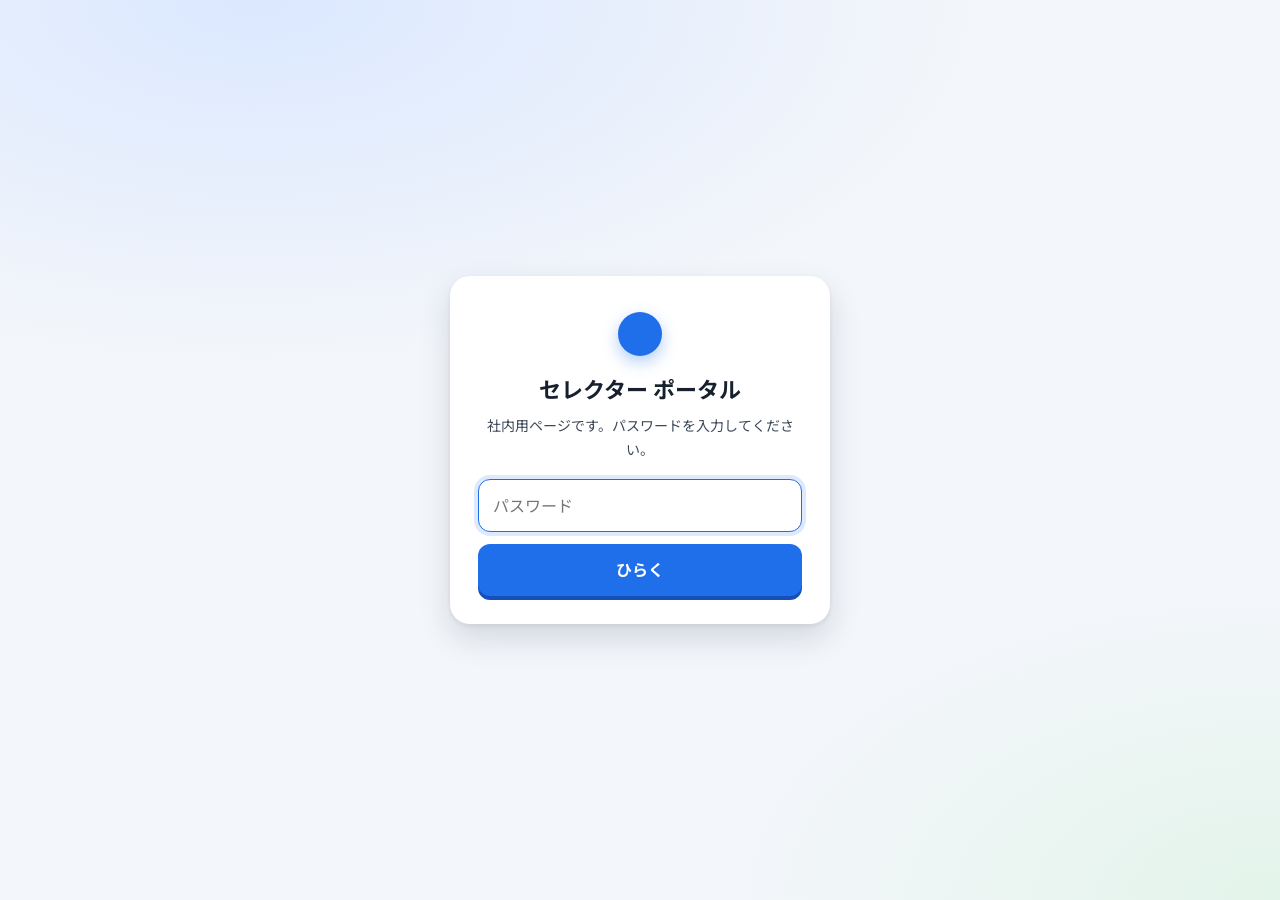
<file: index.html>
<!DOCTYPE html>
<html lang="ja">
<head>
<meta charset="UTF-8">
<meta name="viewport" content="width=device-width, initial-scale=1">
<meta name="robots" content="noindex, nofollow">
<title>セレクター ポータル（社内用）</title>
<link rel="icon" href="data:image/svg+xml,%3Csvg xmlns='http://www.w3.org/2000/svg' viewBox='0 0 64 64'%3E%3Ccircle cx='32' cy='32' r='30' fill='%231f6feb'/%3E%3C/svg%3E">
<link rel="preconnect" href="https://fonts.googleapis.com">
<link href="https://fonts.googleapis.com/css2?family=Noto+Sans+JP:wght@400;500;700;900&display=swap" rel="stylesheet">
<link rel="stylesheet" href="style.css">
</head>
<body>

<!-- パスワード画面 -->
<div id="lock" class="lock">
  <form id="lockForm" class="lock-card" autocomplete="off">
    <div class="lock-dot" aria-hidden="true"></div>
    <h1>セレクター ポータル</h1>
    <p>社内用ページです。パスワードを入力してください。</p>
    <input id="lockInput" type="password" placeholder="パスワード" aria-label="パスワード">
    <button type="submit">ひらく</button>
    <p id="lockError" class="lock-error" hidden>パスワードが違います</p>
  </form>
</div>

<div id="app" hidden>
  <header class="hero">
    <div class="hero-inner">
      <div class="hero-title">
        <span class="hero-badge">【社内限定】</span>
        <h1>商品選定セレクター ポータル</h1>
      </div>
      <div class="hero-right">
        <span class="ops-group">
          <a class="hero-contact hero-link" href="ops.html" title="同じタブで開きます（自動でパスワードが入ります）">運用について</a>
          <button class="hero-contact hero-key" type="button" data-copy-pw="ops" title="運用ページのパスワードをコピー" aria-label="運用ページのパスワードをコピー">PWコピー</button>
        </span>
        <p class="hero-contact">お問い合わせ先：IS課 西川</p>
      </div>
    </div>
  </header>

  <div class="layout">
    <nav id="side" class="side" aria-label="カテゴリー"></nav>
    <main class="main">
      <div id="groups"></div>
      <p id="empty" class="empty" hidden>セレクターがありません。</p>
    </main>
  </div>

  <footer class="footer">
    <p>「パスワードをコピーして開く」を押すと、パスワードがコピーされた状態で新しいタブが開きます。開いた画面で貼り付け（Ctrl＋V）してください。</p>
    <p>各セレクターの自動更新や運用の仕組みは「<a href="ops.html">運用について</a>」のページにまとめています。</p>
    <p>各セレクターのパスワードは個別に設定されています。社外の方にお伝えする場合は、そのセレクターのURLとパスワードだけをお伝えください（このポータルのパスワードは社内のみ）。</p>
    <p class="footer-sub">ioplaza02.github.io</p>
  </footer>
</div>

<div id="toast" class="toast" role="status" aria-live="polite"></div>
<script src="watermarks.js"></script>
<script src="vault.js"></script>
<script src="app.js"></script>
</body>
</html>
</file>
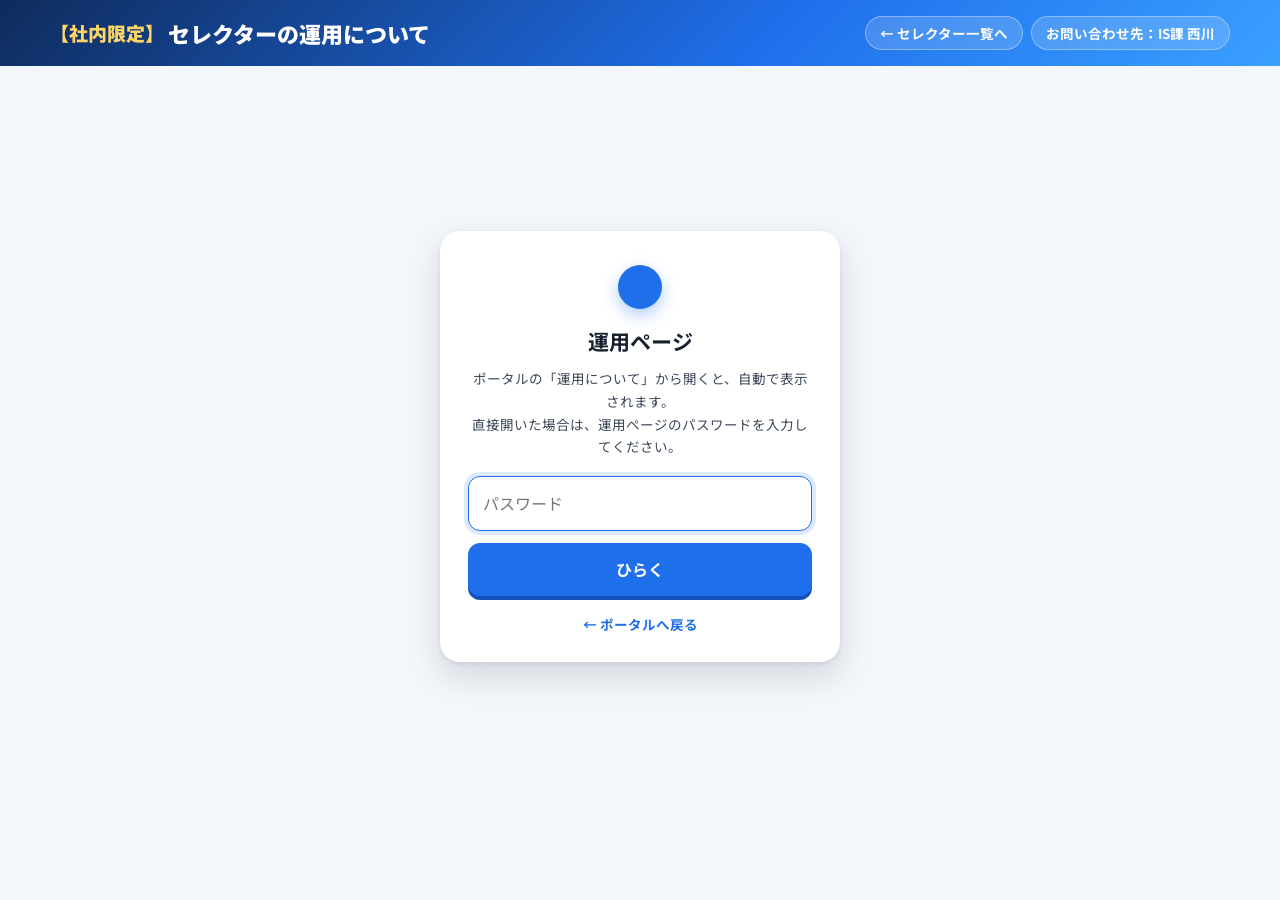
<file: ops.html>
<!DOCTYPE html>
<html lang="ja">
<head>
<meta charset="UTF-8">
<meta name="viewport" content="width=device-width, initial-scale=1">
<meta name="robots" content="noindex, nofollow">
<title>セレクターの運用について</title>
<link rel="icon" href="data:image/svg+xml,%3Csvg xmlns='http://www.w3.org/2000/svg' viewBox='0 0 64 64'%3E%3Ccircle cx='32' cy='32' r='30' fill='%231f6feb'/%3E%3C/svg%3E">
<link rel="preconnect" href="https://fonts.googleapis.com">
<link href="https://fonts.googleapis.com/css2?family=Noto+Sans+JP:wght@400;500;700;900&display=swap" rel="stylesheet">
<style>
:root{
  --ink:#16202e;--ink-2:#3b4757;--line:#dfe5ee;--bg:#f3f6fa;--card:#fff;
  --blue:#1f6feb;--navy:#1d3b6e;--green:#13895a;--green-bg:#e7f6ee;--amber:#b7791f;--amber-bg:#fff6e0;--red:#c62828;--red-bg:#fdecec;
  --shadow:0 1px 2px rgba(20,35,60,.06),0 6px 18px rgba(20,35,60,.08);
}
*{box-sizing:border-box}
html{scroll-behavior:smooth}
body{margin:0;font-family:"Noto Sans JP",system-ui,-apple-system,"Hiragino Sans","Yu Gothic UI",sans-serif;color:var(--ink);background:var(--bg);line-height:1.8;-webkit-font-smoothing:antialiased}
a{color:var(--blue)}

/* ヘッダー（ポータルと同じ帯） */
.hero{background:linear-gradient(135deg,#0f2b5c 0%,#1f6feb 60%,#3aa0ff 100%);color:#fff;padding:16px}
.hero-inner{max-width:1180px;margin:0 auto;display:flex;flex-wrap:wrap;align-items:center;justify-content:space-between;gap:10px 24px}
.hero-title{display:flex;align-items:center;gap:4px;flex-wrap:wrap}
.hero-badge{font-size:clamp(16px,2vw,19px);font-weight:900;color:#ffd666}
.hero h1{font-size:clamp(18px,2.4vw,22px);font-weight:900;margin:0;line-height:1.4}
.hero-right{display:flex;gap:8px;flex-wrap:wrap}
.pill{margin:0;font-size:13.5px;font-weight:700;white-space:nowrap;color:#fff;text-decoration:none;background:rgba(255,255,255,.16);border:1px solid rgba(255,255,255,.35);border-radius:999px;padding:4px 14px}
a.pill:hover{background:rgba(255,255,255,.28)}

main{max-width:1180px;margin:0 auto;padding:28px 16px 48px}
section{background:var(--card);border-radius:18px;box-shadow:var(--shadow);padding:26px 28px;margin-bottom:22px}
h2{font-size:21px;margin:0 0 6px;display:flex;align-items:center;gap:10px}
h2 .no{flex:none;width:30px;height:30px;border-radius:50%;background:var(--navy);color:#fff;font-size:15px;display:grid;place-items:center}
.lead{color:var(--ink-2);margin:0 0 18px}
h3{font-size:16.5px;margin:22px 0 8px}
p{margin:0 0 12px}
ul{margin:0 0 12px;padding-left:1.3em}
li{margin-bottom:6px}
strong{font-weight:700}
.mark{background:linear-gradient(transparent 60%,#ffe58a 60%)}
small,.note{font-size:13px;color:var(--ink-2)}

/* 結論 */
.summary{background:linear-gradient(135deg,#0f2b5c,#1d4fa8);color:#fff}
.summary h2{color:#fff}
.summary .lead{color:rgba(255,255,255,.88)}
.points{display:grid;grid-template-columns:repeat(3,minmax(0,1fr));gap:14px;margin-top:6px}
.point{background:rgba(255,255,255,.1);border:1px solid rgba(255,255,255,.25);border-radius:14px;padding:16px}
.point b{display:block;font-size:17px;margin-bottom:4px;color:#ffd666}
.point span{font-size:14px;color:rgba(255,255,255,.92)}

/* 数字 */
.stats{display:grid;grid-template-columns:repeat(4,minmax(0,1fr));gap:14px}
.stat{border:1.5px solid var(--line);border-radius:14px;padding:14px 16px;background:#fafcff}
.stat .num{font-size:30px;font-weight:900;color:var(--navy);line-height:1.2}
.stat .num small{font-size:15px;color:var(--navy);margin-left:2px}
.stat .lbl{font-size:13.5px;color:var(--ink-2);margin-top:4px}

/* 1日の流れ */
.flow{display:grid;grid-template-columns:repeat(4,minmax(0,1fr));gap:12px;position:relative;margin:8px 0 16px}
.step{position:relative;border-radius:14px;padding:14px 14px 12px;background:#f3f7fe;border:1.5px solid #cfdcf3}
.step .time{display:inline-block;font-size:12px;font-weight:700;color:#fff;background:var(--navy);border-radius:999px;padding:1px 10px;margin-bottom:6px}
.step b{display:block;font-size:15px;margin-bottom:4px}
.step span{font-size:13.5px;color:var(--ink-2);display:block;line-height:1.7}
.step:not(:last-child)::after{content:"";position:absolute;right:-12px;top:50%;width:12px;height:12px;transform:translateY(-50%);
  background:no-repeat center/12px url("data:image/svg+xml,%3Csvg xmlns='http://www.w3.org/2000/svg' viewBox='0 0 12 12'%3E%3Cpath d='M3 1l6 5-6 5' fill='none' stroke='%231d3b6e' stroke-width='2.4' stroke-linecap='round' stroke-linejoin='round'/%3E%3C/svg%3E")}
.branch{display:grid;grid-template-columns:repeat(2,minmax(0,1fr));gap:12px}
.ok,.ng{border-radius:14px;padding:14px 16px}
.ok{background:var(--green-bg);border:1.5px solid #b5e2c8}
.ng{background:var(--amber-bg);border:1.5px solid #f1d58f}
.ok b{color:var(--green)} .ng b{color:var(--amber)}
.ok b,.ng b{display:block;font-size:15.5px;margin-bottom:4px}
.ok span,.ng span{font-size:14px;display:block}

/* 新商品 */
.newflow{counter-reset:n;list-style:none;padding:0;margin:0 0 14px}
.newflow li{counter-increment:n;position:relative;padding:10px 12px 10px 48px;border-radius:12px;background:#f6f9fd;margin-bottom:8px}
.newflow li::before{content:counter(n);position:absolute;left:12px;top:10px;width:26px;height:26px;border-radius:50%;background:var(--blue);color:#fff;font-weight:900;font-size:14px;display:grid;place-items:center}

/* 表 */
.table-wrap{overflow-x:auto;border:1.5px solid var(--line);border-radius:14px}
table{border-collapse:collapse;width:100%;min-width:920px;font-size:13.5px;line-height:1.65}
th,td{padding:10px 12px;text-align:left;vertical-align:top;border-bottom:1px solid var(--line)}
thead th{background:var(--navy);color:#fff;font-weight:700;white-space:nowrap;position:sticky;top:0}
tbody tr:nth-child(even) td{background:#f8fafd}
tbody tr:last-child td{border-bottom:0}
td:first-child{font-weight:700;white-space:nowrap}
td:nth-child(2){white-space:nowrap}
table.sys td:nth-child(2){white-space:normal}
code{font-family:ui-monospace,Consolas,monospace;font-size:12.5px;background:#eef2f7;border-radius:5px;padding:1px 6px;word-break:break-all}
table.sys{min-width:640px}
table.sys td:first-child{white-space:normal}
table.sys code,td code{white-space:nowrap;word-break:normal}
.test-box{display:flex;gap:18px;align-items:center;justify-content:space-between;flex-wrap:wrap;border:1.5px solid #cfdcf3;background:#f3f7fe;border-radius:14px;padding:16px 18px}
.test-box > div{flex:1;min-width:260px}
.test-box b{display:block;font-size:15.5px;margin-bottom:4px}
.test-box ul{margin-bottom:6px}
.test-btn{flex:none;display:inline-flex;align-items:center;gap:8px;text-decoration:none;color:#fff;background:var(--blue);font-weight:700;font-size:15px;border-radius:12px;padding:12px 18px;box-shadow:0 4px 0 #1550b8;transition:transform .08s,box-shadow .08s,filter .2s}
.test-btn:hover{filter:brightness(1.08)}
.test-btn:active{transform:translateY(3px);box-shadow:0 1px 0 #1550b8}
.test-btn svg{width:20px;height:20px;fill:none;stroke:currentColor;stroke-width:2;stroke-linejoin:round}
.dot{display:inline-block;width:9px;height:9px;border-radius:50%;margin-right:6px;vertical-align:1px}
.tag{display:inline-block;font-size:12px;font-weight:700;border-radius:6px;padding:0 7px;background:#eef2f7;color:var(--ink-2);white-space:nowrap}

/* 工夫 */
.tips{display:grid;grid-template-columns:repeat(2,minmax(0,1fr));gap:12px}
.tip{border:1.5px solid var(--line);border-radius:14px;padding:14px 16px}
.tip b{display:flex;align-items:center;gap:8px;font-size:15.5px;margin-bottom:4px}
.tip b svg{flex:none;width:22px;height:22px;fill:none;stroke:var(--blue);stroke-width:2;stroke-linecap:round;stroke-linejoin:round}
.tip span{font-size:14px;color:var(--ink-2);display:block}

/* 人の手 */
.human{display:grid;gap:10px}
.human div{border-left:4px solid var(--navy);background:#f6f9fd;border-radius:0 12px 12px 0;padding:10px 14px}
.human b{display:block}
.human span{font-size:14px;color:var(--ink-2)}

.callout{background:var(--green-bg);border:1.5px solid #b5e2c8;border-radius:14px;padding:14px 16px;margin-top:14px}
.callout b{color:var(--green)}

dl.glossary{display:grid;grid-template-columns:200px 1fr;gap:0;margin:0;border:1.5px solid var(--line);border-radius:14px;overflow:hidden}
dl.glossary dt,dl.glossary dd{margin:0;padding:10px 14px;border-bottom:1px solid var(--line);font-size:14px}
dl.glossary dt{font-weight:700;background:#f6f9fd}
dl.glossary dt:last-of-type,dl.glossary dd:last-of-type{border-bottom:0}

.toc{display:flex;flex-wrap:wrap;gap:8px;margin:0 0 22px;padding:0;list-style:none}
.toc a{display:inline-block;font-size:13.5px;font-weight:700;text-decoration:none;color:var(--navy);background:#fff;border:1.5px solid #cfdae8;border-radius:999px;padding:4px 14px;transition:background .2s}
.toc a:hover{background:#eaf1fd}

.footer{max-width:1180px;margin:0 auto;padding:0 16px 40px;font-size:13px;color:var(--ink-2)}

@media (max-width:820px){
  section{padding:20px 18px}
  .points,.flow{grid-template-columns:1fr 1fr}
  .stats{grid-template-columns:1fr 1fr}
  .step:nth-child(2)::after{display:none}
}
@media (max-width:560px){
  .points,.flow,.branch,.tips{grid-template-columns:1fr}
  .step::after{display:none}
  dl.glossary{grid-template-columns:1fr}
  dl.glossary dt{border-bottom:0;padding-bottom:2px}
}

/* パスワード画面 */
[hidden]{display:none !important}
.lock{min-height:calc(100vh - 140px);display:flex;align-items:center;justify-content:center;padding:32px 16px}
.lock-card{width:100%;max-width:400px;background:#fff;border-radius:20px;padding:34px 28px 24px;box-shadow:0 2px 4px rgba(20,35,60,.08),0 14px 32px rgba(20,35,60,.14);text-align:center}
.lock-dot{width:44px;height:44px;border-radius:50%;background:var(--blue);margin:0 auto 14px;box-shadow:0 6px 16px rgba(31,111,235,.35)}
.lock-card h2{display:block;font-size:21px;margin:0 0 6px}
.lock-card p{margin:0 0 18px;color:var(--ink-2);font-size:13.5px;line-height:1.7}
.lock-card input{width:100%;font:inherit;font-size:16px;padding:12px 14px;border:1.5px solid var(--line);border-radius:12px;outline:none;transition:border-color .2s,box-shadow .2s}
.lock-card input:focus{border-color:var(--blue);box-shadow:0 0 0 4px rgba(31,111,235,.15)}
.lock-card button{margin-top:12px;width:100%;font:inherit;font-weight:700;font-size:16px;color:#fff;background:var(--blue);border:0;border-radius:12px;padding:12px;cursor:pointer;box-shadow:0 4px 0 #1550b8;transition:transform .08s,box-shadow .08s}
.lock-card button:active{transform:translateY(3px);box-shadow:0 1px 0 #1550b8}
.lock-error{color:var(--red) !important;font-weight:700;margin:12px 0 0 !important}
.lock-back{display:inline-block;margin-top:16px;font-size:13.5px;font-weight:700;text-decoration:none}
.shake{animation:shake .35s}
@keyframes shake{20%,60%{transform:translateX(-6px)}40%,80%{transform:translateX(6px)}}
#ops-main.show{animation:fadein .5s ease}
@keyframes fadein{from{opacity:0;transform:translateY(10px)}to{opacity:1;transform:none}}
</style>
</head>
<body>

<header class="hero">
  <div class="hero-inner">
    <div class="hero-title">
      <span class="hero-badge">【社内限定】</span>
      <h1>セレクターの運用について</h1>
    </div>
    <div class="hero-right">
      <a class="pill" href="./">← セレクター一覧へ</a>
      <p class="pill">お問い合わせ先：IS課 西川</p>
    </div>
  </div>
</header>

<main id="ops-main" hidden></main>

<!-- パスワード画面（ポータルの「運用について」から開いたときは自動で開きます） -->
<div id="lock" class="lock">
  <form id="lockForm" class="lock-card" autocomplete="off">
    <div class="lock-dot" aria-hidden="true"></div>
    <h2>運用ページ</h2>
    <p>ポータルの「運用について」から開くと、自動で表示されます。<br>直接開いた場合は、運用ページのパスワードを入力してください。</p>
    <input id="lockInput" type="password" placeholder="パスワード" aria-label="パスワード">
    <button type="submit">ひらく</button>
    <p id="lockError" class="lock-error" hidden>パスワードが違います</p>
    <a class="lock-back" href="./">← ポータルへ戻る</a>
  </form>
</div>


<footer class="footer" id="ops-footer" hidden>
  <p>ご不明な点は、IS課 西川までお問い合わせください。</p>
</footer>
<script src="ops-vault.js"></script>
<script src="ops.js"></script>
</body>
</html>
</file>
<file: style.css>
:root{
  --ink:#16202e;
  --ink-2:#3b4757;
  --line:#dfe5ee;
  --bg:#f3f6fa;
  --card:#ffffff;
  --blue:#1f6feb;
  --blue-dark:#1550b8;
  --radius:16px;
  --shadow:0 1px 2px rgba(20,35,60,.06),0 6px 18px rgba(20,35,60,.08);
  --shadow-hover:0 2px 4px rgba(20,35,60,.08),0 14px 32px rgba(20,35,60,.14);
}
*{box-sizing:border-box}
[hidden]{display:none !important}
html,body{margin:0}
body{
  font-family:"Noto Sans JP",system-ui,-apple-system,"Hiragino Sans","Yu Gothic UI",sans-serif;
  color:var(--ink);background:var(--bg);line-height:1.7;
  -webkit-font-smoothing:antialiased;
}

/* ===== パスワード画面 ===== */
.lock{
  min-height:100vh;display:flex;align-items:center;justify-content:center;padding:24px 16px;
  background:radial-gradient(1200px 600px at 20% 0%,#dbe8ff 0%,transparent 60%),
             radial-gradient(900px 500px at 100% 100%,#e3f4ea 0%,transparent 60%),var(--bg);
}
.lock-card{
  width:100%;max-width:380px;background:#fff;border-radius:20px;padding:36px 28px 28px;
  box-shadow:var(--shadow-hover);text-align:center;
}
.lock-dot{width:44px;height:44px;border-radius:50%;background:var(--blue);margin:0 auto 14px;box-shadow:0 6px 16px rgba(31,111,235,.35)}
.lock-card h1{font-size:22px;margin:0 0 6px}
.lock-card p{margin:0 0 18px;color:var(--ink-2);font-size:14px}
.lock-card input{
  width:100%;font:inherit;font-size:16px;padding:12px 14px;border:1.5px solid var(--line);border-radius:12px;outline:none;
  transition:border-color .2s,box-shadow .2s;
}
.lock-card input:focus{border-color:var(--blue);box-shadow:0 0 0 4px rgba(31,111,235,.15)}
.lock-card button{
  margin-top:12px;width:100%;font:inherit;font-weight:700;font-size:16px;color:#fff;background:var(--blue);
  border:0;border-radius:12px;padding:12px;cursor:pointer;
  box-shadow:0 4px 0 var(--blue-dark);transition:transform .08s,box-shadow .08s,background .2s;
}
.lock-card button:hover{background:#2a7af5}
.lock-card button:active{transform:translateY(3px);box-shadow:0 1px 0 var(--blue-dark)}
.lock-error{color:#c62828 !important;font-weight:700;margin-top:12px !important}
.shake{animation:shake .35s}
@keyframes shake{20%,60%{transform:translateX(-6px)}40%,80%{transform:translateX(6px)}}

/* ===== ヘッダー ===== */
.hero{
  background:linear-gradient(135deg,#0f2b5c 0%,#1f6feb 60%,#3aa0ff 100%);
  color:#fff;padding:16px 16px;position:relative;overflow:hidden;
}
.hero::after{
  content:"";position:absolute;inset:0;pointer-events:none;
  background-image:radial-gradient(rgba(255,255,255,.12) 1.5px,transparent 1.5px);
  background-size:22px 22px;mask-image:linear-gradient(to left,#000,transparent 70%);
}
.hero-inner{max-width:1440px;margin:0 auto;position:relative;z-index:1;display:flex;flex-wrap:wrap;align-items:center;justify-content:space-between;gap:10px 24px}
.hero-title{display:flex;align-items:center;gap:4px;flex-wrap:wrap}
.hero-badge{flex:none;font-size:clamp(16px,2vw,19px);font-weight:900;color:#ffd666;letter-spacing:.02em}
.hero-contact{
  margin:0;font-size:13.5px;font-weight:700;white-space:nowrap;
  background:rgba(255,255,255,.16);border:1px solid rgba(255,255,255,.35);border-radius:999px;padding:4px 14px;
}
.hero-right{display:flex;gap:8px;flex-wrap:wrap}
a.hero-link{color:#fff;text-decoration:none;display:inline-flex;align-items:center;gap:6px;transition:background .2s,transform .08s}
a.hero-link::before{content:"";width:14px;height:14px;background:no-repeat center/14px url("data:image/svg+xml,%3Csvg xmlns='http://www.w3.org/2000/svg' viewBox='0 0 24 24' fill='none' stroke='%23fff' stroke-width='2.4' stroke-linecap='round' stroke-linejoin='round'%3E%3Ccircle cx='12' cy='12' r='3'/%3E%3Cpath d='M19.4 15a1.7 1.7 0 0 0 .3 1.8l.1.1a2 2 0 1 1-2.8 2.8l-.1-.1a1.7 1.7 0 0 0-1.8-.3 1.7 1.7 0 0 0-1 1.5V21a2 2 0 1 1-4 0v-.1a1.7 1.7 0 0 0-1.1-1.5 1.7 1.7 0 0 0-1.8.3l-.1.1a2 2 0 1 1-2.8-2.8l.1-.1a1.7 1.7 0 0 0 .3-1.8 1.7 1.7 0 0 0-1.5-1H3a2 2 0 1 1 0-4h.1a1.7 1.7 0 0 0 1.5-1.1 1.7 1.7 0 0 0-.3-1.8l-.1-.1a2 2 0 1 1 2.8-2.8l.1.1a1.7 1.7 0 0 0 1.8.3H9a1.7 1.7 0 0 0 1-1.5V3a2 2 0 1 1 4 0v.1a1.7 1.7 0 0 0 1 1.5 1.7 1.7 0 0 0 1.8-.3l.1-.1a2 2 0 1 1 2.8 2.8l-.1.1a1.7 1.7 0 0 0-.3 1.8V9a1.7 1.7 0 0 0 1.5 1H21a2 2 0 1 1 0 4h-.1a1.7 1.7 0 0 0-1.5 1z'/%3E%3C/svg%3E")}
a.hero-link:hover{background:rgba(255,255,255,.3)}
.ops-group{display:inline-flex}
.ops-group .hero-link{border-radius:999px 0 0 999px}
.hero-key{font:inherit;font-size:12.5px;font-weight:700;color:#fff;cursor:pointer;border-radius:0 999px 999px 0;border-left:0;
  display:inline-flex;align-items:center;gap:5px;transition:background .2s,transform .08s}
.hero-key::before{content:"";width:13px;height:13px;background:no-repeat center/13px url("data:image/svg+xml,%3Csvg xmlns='http://www.w3.org/2000/svg' viewBox='0 0 24 24' fill='none' stroke='%23fff' stroke-width='2.4' stroke-linecap='round' stroke-linejoin='round'%3E%3Ccircle cx='8' cy='15' r='4'/%3E%3Cpath d='M11 12l9-9M17 6l3 3M15 8l2 2'/%3E%3C/svg%3E")}
.hero-key:hover{background:rgba(255,255,255,.3)}
.hero-key:active{transform:translateY(1px)}
a.hero-link:active{transform:translateY(1px)}
.footer a{color:var(--blue)}
.hero h1{font-size:clamp(18px,2.4vw,22px);font-weight:900;margin:0;letter-spacing:.02em;line-height:1.4}
/* ===== 本体 ===== */
html{scroll-behavior:smooth}
.layout{max-width:1440px;margin:0 auto;padding:24px 16px 40px;display:grid;grid-template-columns:272px minmax(0,1fr);gap:24px;align-items:start}
.main{min-width:0}
.group{scroll-margin-top:16px}

/* ===== 左のカテゴリーメニュー ===== */
.side{
  position:sticky;top:16px;max-height:calc(100vh - 32px);overflow:auto;
  background:#fff;border-radius:16px;box-shadow:var(--shadow);padding:14px 10px 12px;
}
.side-title{font-size:12px;font-weight:700;letter-spacing:.08em;color:var(--ink-2);margin:0 8px 8px}
.side-list,.side-tools{list-style:none;margin:0;padding:0}
.side-group{margin-bottom:8px}
/* カテゴリー名：濃い紺の帯で「見出し」だと分かるように */
.side-group-head{
  width:100%;display:flex;align-items:center;gap:8px;text-align:left;cursor:pointer;
  font:inherit;font-size:14px;font-weight:700;line-height:1.45;color:#fff;
  background:#1d3b6e;border:0;border-radius:10px;padding:8px 10px 8px 12px;
  box-shadow:0 2px 0 #12284d;transition:background .25s,transform .08s,box-shadow .08s;
}
.side-group-head:hover{background:#25488a}
.side-group-head:active{transform:translateY(2px);box-shadow:0 0 0 #12284d}
.side-group-name{flex:1;min-width:0}
.side-count{flex:none;font-size:11px;font-weight:700;color:#1d3b6e;background:#fff;border-radius:999px;padding:0 8px}
.side-chev{flex:none;width:16px;height:16px;fill:none;stroke:currentColor;stroke-width:2.4;stroke-linecap:round;stroke-linejoin:round;transition:transform .35s cubic-bezier(.2,.8,.2,1)}
.side-group.is-open .side-chev{transform:rotate(180deg)}
/* 今見ているカテゴリーは明るい青に */
.side-group.is-active .side-group-head{background:#1f6feb;box-shadow:0 2px 0 #1550b8}
.side-group.is-active .side-count{color:#1f6feb}
/* 蛇腹の開閉（高さをなめらかに） */
.side-tools-wrap{display:grid;grid-template-rows:0fr;transition:grid-template-rows .4s cubic-bezier(.2,.8,.2,1)}
.side-group.is-open .side-tools-wrap{grid-template-rows:1fr}
.side-tools-wrap > .side-tools{overflow:hidden;min-height:0}
.side-tools{padding:0 0 0 6px}
.side-group.is-open .side-tools{padding:6px 0 4px 6px}
.side-tool{
  display:flex;align-items:center;gap:8px;text-decoration:none;color:var(--ink-2);
  font-size:13px;padding:4px 10px 4px 14px;border-radius:8px;line-height:1.5;
}
.side-tool:hover{color:var(--ink);background:#f3f6fa}
.side-tool small{margin-left:auto;font-size:10.5px;font-weight:700;background:#eef2f7;color:var(--ink-2);border-radius:999px;padding:0 7px;flex:none}
.side-tool small.int{background:#fde8e8;color:#b42318}
.side-dot{flex:none;width:8px;height:8px;border-radius:50%;background:var(--c)}
.side-tool.is-soon .side-dot{background:#c9d1dc}

.card{scroll-margin-top:24px}
.card.flash{animation:flash 1.4s ease}
@keyframes flash{0%,100%{box-shadow:var(--shadow)}25%,60%{box-shadow:0 0 0 4px color-mix(in srgb,var(--c) 45%,transparent),var(--shadow-hover)}}
.group{
  margin-bottom:24px;padding:18px 20px 22px;border-radius:20px;
  background:#e9eff7;border:1.5px solid #cfdae8;
}
.group-head{display:flex;flex-wrap:wrap;align-items:baseline;gap:2px 10px;margin:0 0 14px}
.group-head h2{white-space:nowrap}
.group-head h2{font-size:19px;margin:0}
.group-head span{font-size:13px;color:var(--ink-2)}
.grid{display:grid;grid-template-columns:repeat(auto-fill,minmax(300px,1fr));gap:18px}

.card{
  --c:var(--blue);
  position:relative;background:var(--card);border-radius:var(--radius);box-shadow:var(--shadow);
  display:flex;flex-direction:column;overflow:hidden;
  transition:transform .35s cubic-bezier(.2,.8,.2,1),box-shadow .35s ease;
}
.card:hover{transform:translateY(-6px);box-shadow:0 2px 4px rgba(20,35,60,.06),0 18px 40px color-mix(in srgb,var(--c) 22%,rgba(20,35,60,.12))}
@keyframes rise{from{opacity:0;transform:translateY(22px) scale(.98)}to{opacity:1;transform:none}}
.card-band{height:6px;background:var(--band,var(--c));transition:height .35s cubic-bezier(.2,.8,.2,1)}
.card:hover .card-band{height:10px}
.card-body{padding:18px 18px 16px;display:flex;flex-direction:column;flex:1}
.card-top{display:flex;gap:14px;align-items:flex-start}
.card-icon{
  flex:none;width:48px;height:48px;border-radius:14px;display:grid;place-items:center;
  background:color-mix(in srgb,var(--c) 12%,#fff);color:var(--c);
  transition:transform .45s cubic-bezier(.34,1.56,.64,1),background .3s,color .3s;
}
.card:hover .card-icon{transform:rotate(-8deg) scale(1.12);background:var(--c);color:#fff}
.card-icon svg{width:26px;height:26px;fill:none;stroke:currentColor;stroke-width:1.8;stroke-linecap:round;stroke-linejoin:round}
.card-title{font-size:17px;font-weight:700;margin:2px 0 2px;line-height:1.4}
.card-url{font-size:12px;color:var(--ink-2);word-break:break-all}
.card-desc{font-size:14px;color:var(--ink-2);margin:12px 0 10px;flex:1}
.tags{display:flex;flex-wrap:wrap;gap:6px;margin-bottom:14px}
.tag{font-size:12px;font-weight:500;color:var(--ink);background:#eef2f7;border-radius:6px;padding:2px 8px}
.flag{
  position:absolute;top:16px;right:16px;font-size:11px;font-weight:700;border-radius:999px;padding:2px 10px;
}
.flag-internal{background:#fde8e8;color:#b42318}
.flag-soon{background:#eef2f7;color:var(--ink-2)}

.pw{
  display:flex;align-items:center;gap:8px;background:#f6f8fb;border:1px solid var(--line);border-radius:10px;
  padding:6px 6px 6px 12px;margin-bottom:12px;font-size:13px;
}
.pw-label{color:var(--ink-2);flex:none}
.pw-value{font-family:ui-monospace,Consolas,monospace;font-size:14px;font-weight:700;flex:1;min-width:0;letter-spacing:.03em}
.btn-mini{
  font:inherit;font-size:12px;font-weight:700;cursor:pointer;color:var(--ink);background:#fff;
  border:1px solid var(--line);border-radius:8px;padding:4px 10px;transition:background .2s,transform .08s;
}
.btn-mini:hover{background:#eef2f7}
.btn-mini:active{transform:scale(.95)}

.actions{display:flex;gap:8px}
.btn{
  flex:1;position:relative;overflow:hidden;display:inline-flex;align-items:center;justify-content:center;gap:6px;text-decoration:none;
  font:inherit;font-size:13.5px;font-weight:700;border-radius:12px;padding:10px 10px;cursor:pointer;
  transition:transform .08s,box-shadow .08s,filter .2s;
}
.btn svg{width:16px;height:16px;fill:none;stroke:currentColor;stroke-width:2;stroke-linecap:round;stroke-linejoin:round}
.btn-primary{white-space:nowrap;color:#fff;background:var(--c);border:0;box-shadow:0 4px 0 color-mix(in srgb,var(--c) 70%,#000)}
.btn-primary:hover{filter:brightness(1.08)}
.btn-primary::after{
  content:"";position:absolute;top:0;left:-60%;width:40%;height:100%;pointer-events:none;
  background:linear-gradient(100deg,transparent,rgba(255,255,255,.45),transparent);transform:skewX(-20deg);
}
.card:hover .btn-primary::after{animation:shine 1.1s ease}
@keyframes shine{to{left:130%}}
.btn-primary:active{transform:translateY(3px);box-shadow:0 1px 0 color-mix(in srgb,var(--c) 70%,#000)}
.btn-ghost{flex:none;padding:10px 12px;white-space:nowrap;color:var(--ink);background:#fff;border:1.5px solid var(--line)}
.btn-ghost:hover{background:#f3f6fa}
.btn-ghost:active{transform:translateY(1px)}

.card.is-soon .card-icon{filter:grayscale(1);opacity:.6}
.card.is-soon .btn-primary{background:#c9d1dc;box-shadow:none;cursor:not-allowed}

.empty{text-align:center;color:var(--ink-2);padding:40px 0}

.footer{max-width:1440px;margin:0 auto;padding:20px 16px 40px;font-size:13px;color:var(--ink-2);border-top:1px solid var(--line)}
.footer p{margin:0 0 4px}
.footer-sub{font-size:12px}

.toast{
  position:fixed;left:50%;bottom:24px;transform:translate(-50%,20px);opacity:0;pointer-events:none;
  background:#16202e;color:#fff;font-size:14px;font-weight:500;padding:10px 18px;border-radius:999px;
  box-shadow:0 8px 24px rgba(0,0,0,.25);transition:opacity .25s,transform .25s;max-width:calc(100% - 32px);
}
.toast.show{opacity:1;transform:translate(-50%,0)}

@media (max-width:900px){
  .layout{grid-template-columns:1fr;gap:16px}
  .side{position:sticky;top:0;z-index:5;max-height:none;overflow-x:auto;overflow-y:hidden;border-radius:0 0 14px 14px;padding:8px 10px;margin:-24px -16px 0}
  .side-title,.side-tools-wrap,.side-count,.side-chev{display:none}
  .side-list{display:flex;gap:6px;white-space:nowrap}
  .side-group{margin:0}
  .side-group-head{font-size:13px;padding:5px 12px;border-radius:999px;box-shadow:none}
  .group{scroll-margin-top:64px}
}
@media (max-width:560px){
  .group{padding:14px 12px 16px}
  .grid{grid-template-columns:1fr}
  .actions{flex-direction:column}
  .btn-ghost{flex:1}
  .group-head span{flex-basis:100%}
}

/* ===== 出現アニメーション（スクロールで下からふわっと） ===== */
.reveal{opacity:0}
.reveal.in{opacity:1;animation:rise .7s cubic-bezier(.2,.8,.2,1) var(--d,0ms) backwards}
.group{transition:border-color .3s,background .3s}
.group:hover{border-color:#b9c9de}

/* ヘッダーのグラデーションをゆっくり動かす */
.hero{background-size:200% 200%;animation:heroflow 14s ease-in-out infinite alternate}
@keyframes heroflow{from{background-position:0% 50%}to{background-position:100% 50%}}

/* 左メニュー：選択中のカテゴリーに左のバーがすっと伸びる */
.side-tool{transition:color .2s,background .2s,padding-left .25s}
.side-tool:hover{padding-left:20px}
.side-dot{transition:transform .25s}
.side-tool:hover .side-dot{transform:scale(1.5)}

/* 動きを減らす設定の人には控えめに */
@media (prefers-reduced-motion:reduce){
  *,*::before,*::after{animation:none !important;transition:none !important}
  .reveal{opacity:1}
  html{scroll-behavior:auto}
}
.card.reveal.in.flash{animation:flash 1.4s ease}

/* ===== カードの透かしイラスト ===== */
.card-wm{
  position:absolute;right:-14px;top:58px;width:150px;height:150px;pointer-events:none;z-index:0;
  color:var(--c);opacity:.15;transform:rotate(-8deg);
  transition:transform .6s cubic-bezier(.2,.8,.2,1),opacity .4s;
}
.card-wm svg{width:100%;height:100%;display:block}
.card:hover .card-wm{opacity:.24;transform:rotate(0deg) scale(1.08) translate(-6px,-4px)}
.card-body{position:relative;z-index:1}
.card.is-soon .card-wm{filter:grayscale(1)}
/* 右上の札（社内用・開発中）とタイトルが重ならないように */
.card:has(.flag) .card-title{padding-right:52px}
</file>
